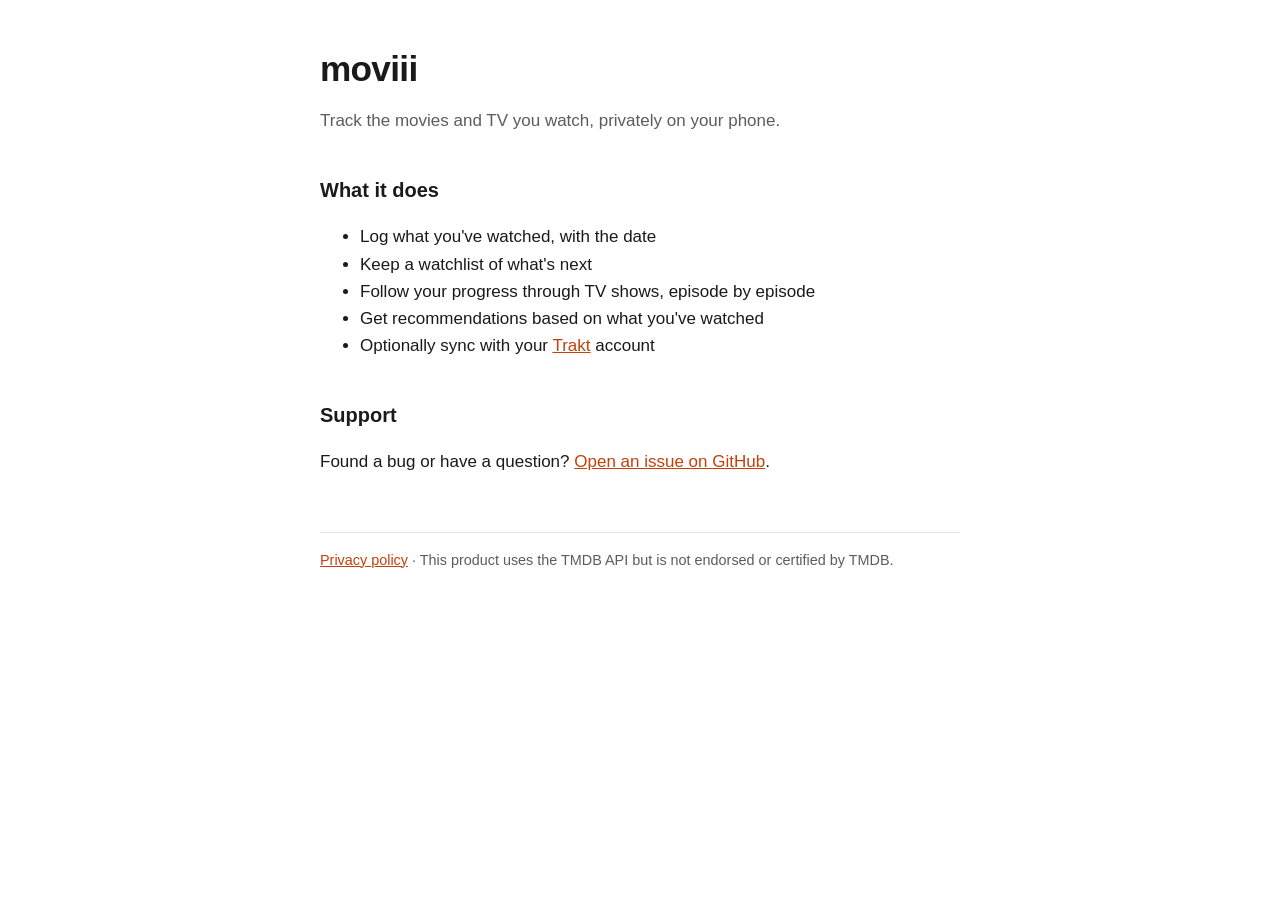
<file: index.html>
<!doctype html>
<html lang="en">
<head>
  <meta charset="utf-8">
  <meta name="viewport" content="width=device-width, initial-scale=1">
  <title>moviii</title>
  <meta name="description" content="moviii keeps track of the movies and TV you watch, privately on your phone.">
  <link rel="stylesheet" href="style.css">
</head>
<body>
  <main>
    <h1>moviii</h1>
    <p class="muted">Track the movies and TV you watch, privately on your phone.</p>

    <h2>What it does</h2>
    <ul>
      <li>Log what you've watched, with the date</li>
      <li>Keep a watchlist of what's next</li>
      <li>Follow your progress through TV shows, episode by episode</li>
      <li>Get recommendations based on what you've watched</li>
      <li>Optionally sync with your <a href="https://trakt.tv">Trakt</a> account</li>
    </ul>

    <h2>Support</h2>
    <p>Found a bug or have a question? <a href="https://github.com/colinbowen/movii/issues">Open an issue on GitHub</a>.</p>

    <footer>
      <a href="privacy/">Privacy policy</a> ·
      This product uses the TMDB API but is not endorsed or certified by TMDB.
    </footer>
  </main>
</body>
</html>
</file>
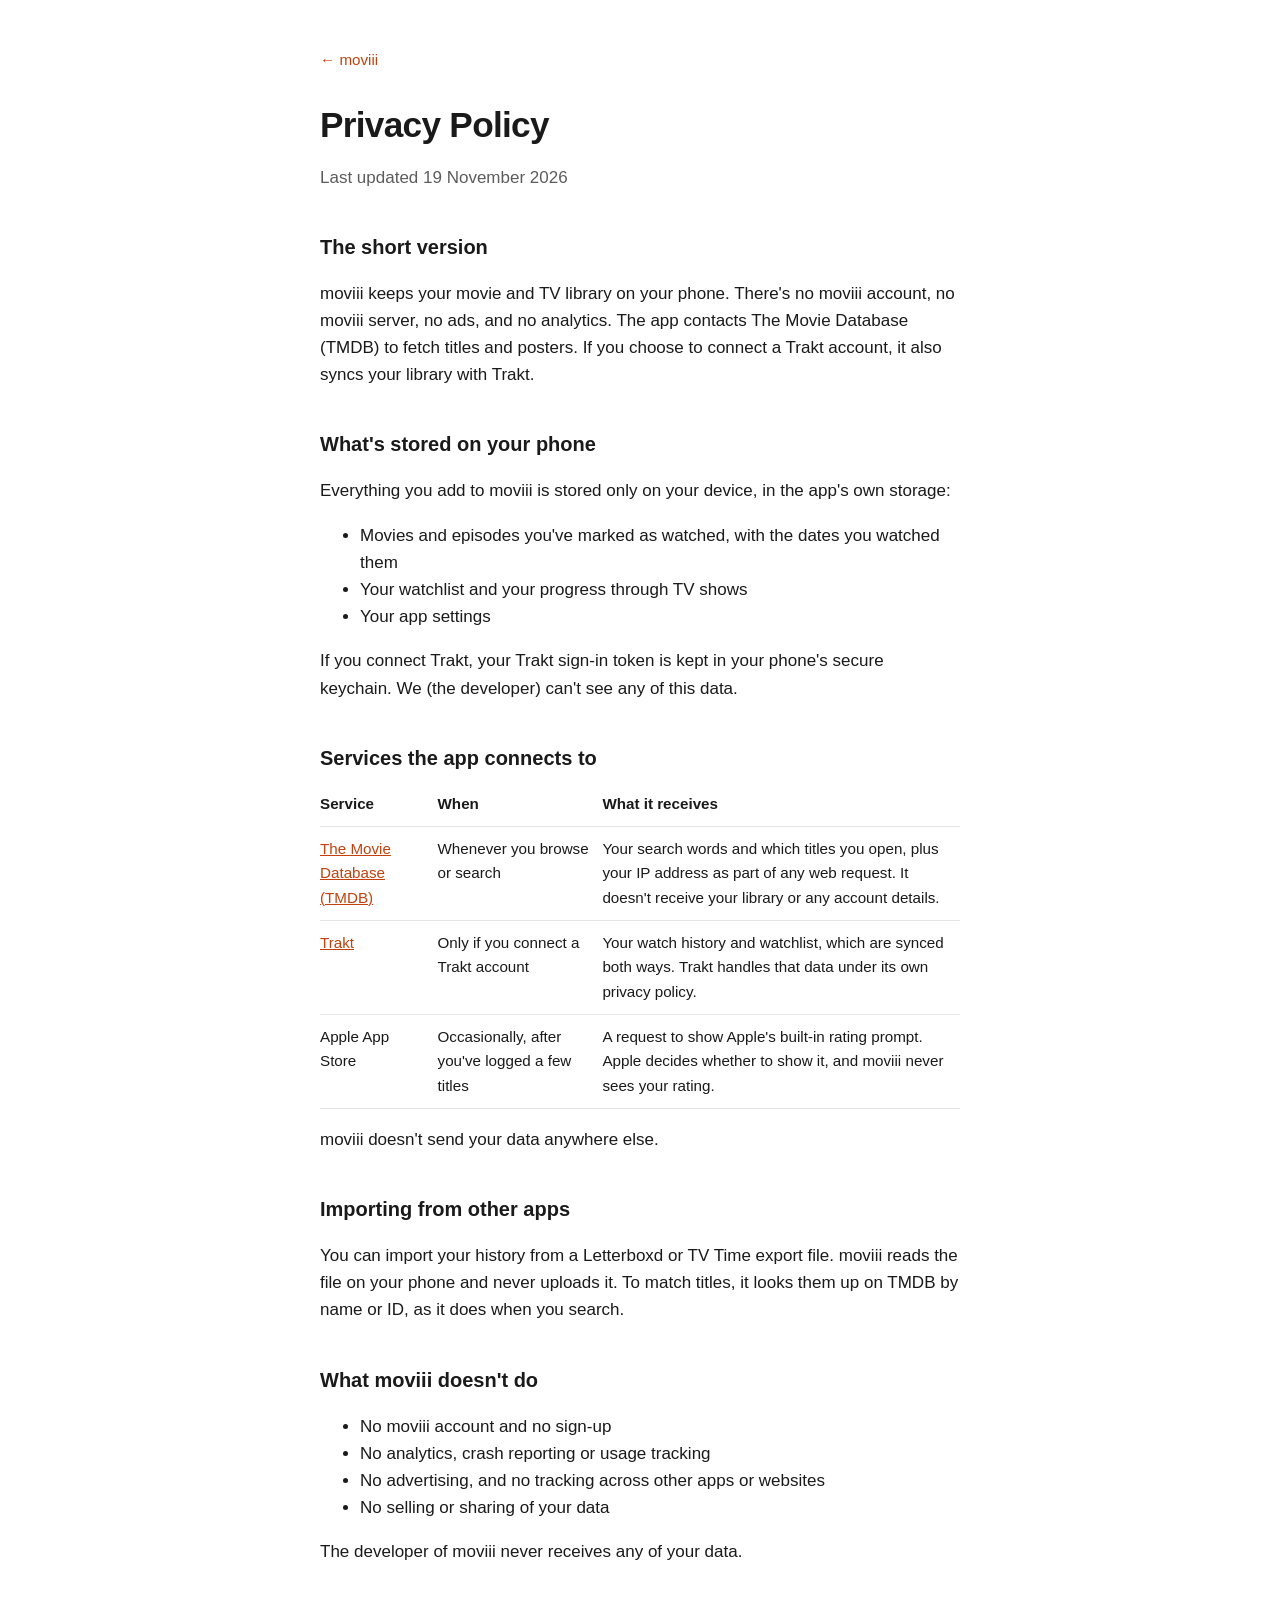
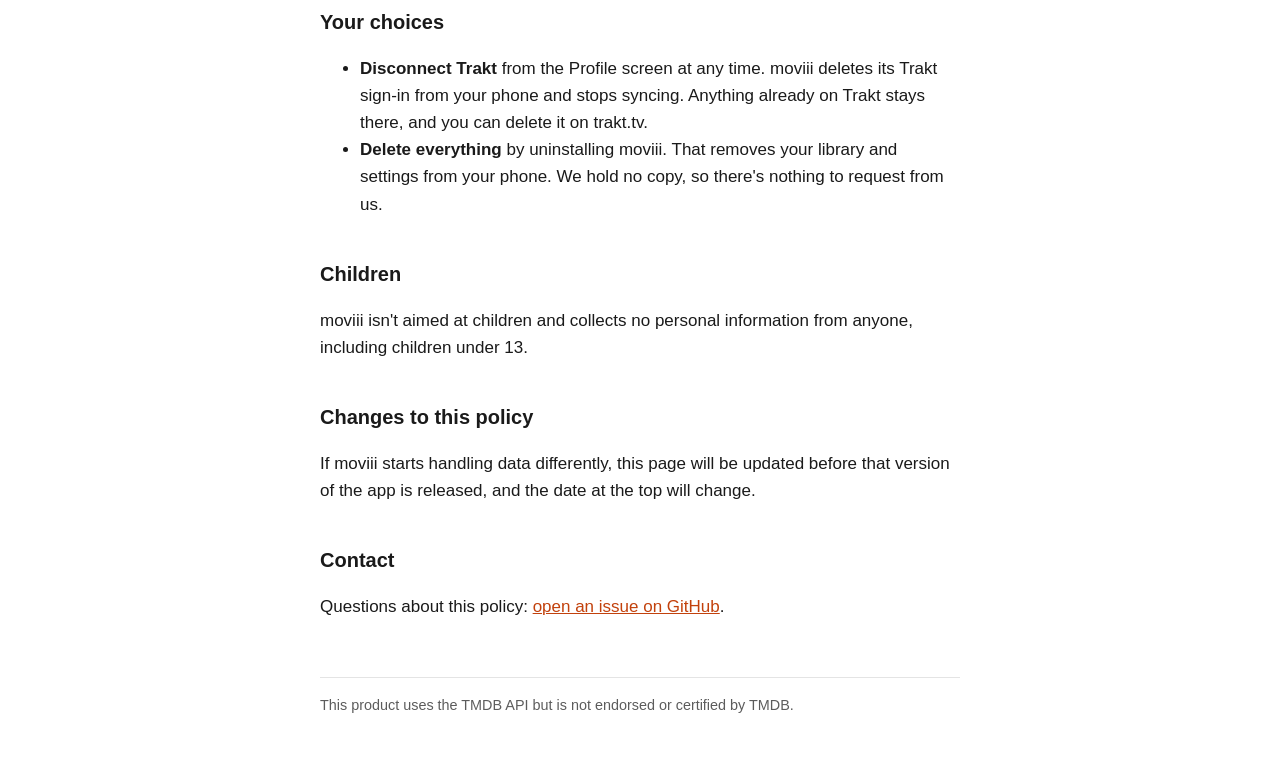
<file: privacy/index.html>
<!doctype html>
<html lang="en">
<head>
  <meta charset="utf-8">
  <meta name="viewport" content="width=device-width, initial-scale=1">
  <title>Privacy Policy · moviii</title>
  <link rel="stylesheet" href="../style.css">
</head>
<body>
  <main>
    <nav><a href="../">← moviii</a></nav>
    <h1>Privacy Policy</h1>
    <p class="muted">Last updated 19 November 2026</p>

    <h2>The short version</h2>
    <p>moviii keeps your movie and TV library on your phone. There's no moviii account, no moviii server, no ads, and no analytics. The app contacts The Movie Database (TMDB) to fetch titles and posters. If you choose to connect a Trakt account, it also syncs your library with Trakt.</p>

    <h2>What's stored on your phone</h2>
    <p>Everything you add to moviii is stored only on your device, in the app's own storage:</p>
    <ul>
      <li>Movies and episodes you've marked as watched, with the dates you watched them</li>
      <li>Your watchlist and your progress through TV shows</li>
      <li>Your app settings</li>
    </ul>
    <p>If you connect Trakt, your Trakt sign-in token is kept in your phone's secure keychain. We (the developer) can't see any of this data.</p>

    <h2>Services the app connects to</h2>
    <div class="table-wrap">
      <table>
        <thead><tr><th>Service</th><th>When</th><th>What it receives</th></tr></thead>
        <tbody>
          <tr><td><a href="https://www.themoviedb.org/privacy-policy">The Movie Database (TMDB)</a></td><td>Whenever you browse or search</td><td>Your search words and which titles you open, plus your IP address as part of any web request. It doesn't receive your library or any account details.</td></tr>
          <tr><td><a href="https://trakt.tv/privacy">Trakt</a></td><td>Only if you connect a Trakt account</td><td>Your watch history and watchlist, which are synced both ways. Trakt handles that data under its own privacy policy.</td></tr>
          <tr><td>Apple App Store</td><td>Occasionally, after you've logged a few titles</td><td>A request to show Apple's built-in rating prompt. Apple decides whether to show it, and moviii never sees your rating.</td></tr>
        </tbody>
      </table>
    </div>
    <p>moviii doesn't send your data anywhere else.</p>

    <h2>Importing from other apps</h2>
    <p>You can import your history from a Letterboxd or TV Time export file. moviii reads the file on your phone and never uploads it. To match titles, it looks them up on TMDB by name or ID, as it does when you search.</p>

    <h2>What moviii doesn't do</h2>
    <ul>
      <li>No moviii account and no sign-up</li>
      <li>No analytics, crash reporting or usage tracking</li>
      <li>No advertising, and no tracking across other apps or websites</li>
      <li>No selling or sharing of your data</li>
    </ul>
    <p>The developer of moviii never receives any of your data.</p>

    <h2>Your choices</h2>
    <ul>
      <li><strong>Disconnect Trakt</strong> from the Profile screen at any time. moviii deletes its Trakt sign-in from your phone and stops syncing. Anything already on Trakt stays there, and you can delete it on trakt.tv.</li>
      <li><strong>Delete everything</strong> by uninstalling moviii. That removes your library and settings from your phone. We hold no copy, so there's nothing to request from us.</li>
    </ul>

    <h2>Children</h2>
    <p>moviii isn't aimed at children and collects no personal information from anyone, including children under 13.</p>

    <h2>Changes to this policy</h2>
    <p>If moviii starts handling data differently, this page will be updated before that version of the app is released, and the date at the top will change.</p>

    <h2>Contact</h2>
    <p>Questions about this policy: <a href="https://github.com/colinbowen/movii/issues">open an issue on GitHub</a>.</p>

    <footer>This product uses the TMDB API but is not endorsed or certified by TMDB.</footer>
  </main>
</body>
</html>
</file>
<file: style.css>
:root {
  --bg: #ffffff;
  --text: #1a1a1a;
  --muted: #5c5c5c;
  --line: #e4e4e4;
  --accent: #c2410c;
  color-scheme: light dark;
}
@media (prefers-color-scheme: dark) {
  :root {
    --bg: #111111;
    --text: #ededed;
    --muted: #a3a3a3;
    --line: #2a2a2a;
    --accent: #fb923c;
  }
}
* { box-sizing: border-box; }
body {
  margin: 0;
  background: var(--bg);
  color: var(--text);
  font: 17px/1.6 -apple-system, BlinkMacSystemFont, "Segoe UI", Roboto, sans-serif;
}
main { max-width: 680px; margin: 0 auto; padding: 48px 20px 64px; }
a { color: var(--accent); }
h1 { font-size: 2.2rem; line-height: 1.2; margin: 0 0 8px; letter-spacing: -0.02em; }
h2 { font-size: 1.25rem; margin: 40px 0 8px; }
.muted { color: var(--muted); }
nav { margin-bottom: 32px; font-size: 0.95rem; }
nav a { text-decoration: none; }
.table-wrap { overflow-x: auto; }
table { width: 100%; border-collapse: collapse; font-size: 0.95rem; }
th, td { text-align: left; vertical-align: top; padding: 10px 12px 10px 0; border-bottom: 1px solid var(--line); }
th { font-weight: 600; }
footer { margin-top: 56px; padding-top: 16px; border-top: 1px solid var(--line); font-size: 0.9rem; color: var(--muted); }
</file>
